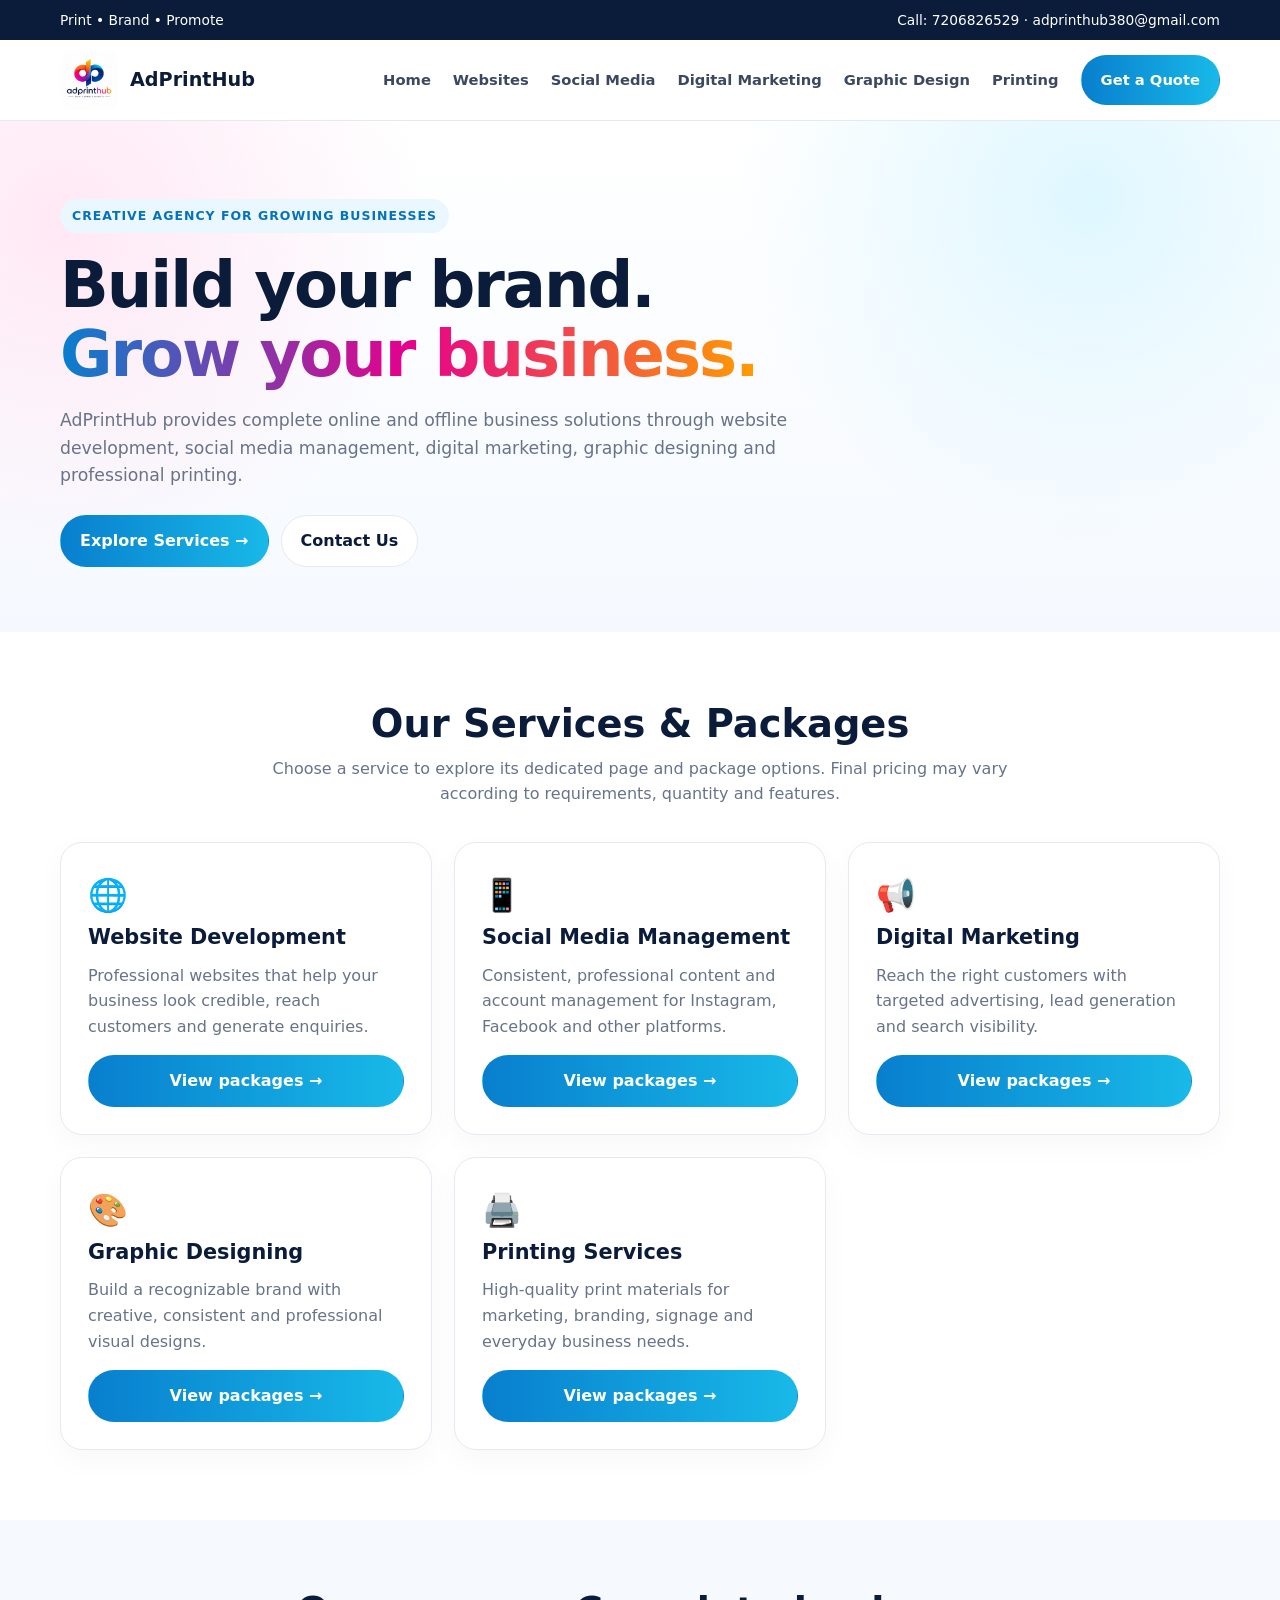
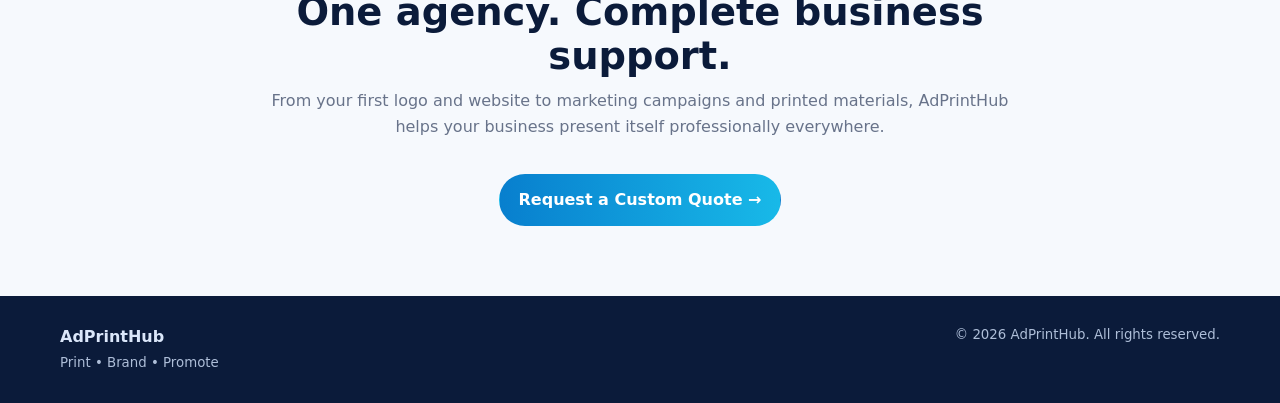
<file: index.html>
<!DOCTYPE html><html lang="en"><head><meta charset="UTF-8"><meta name="viewport" content="width=device-width,initial-scale=1.0"><meta name="description" content="Home by AdPrintHub. Print, Brand and Promote."><title>Home | AdPrintHub</title><link rel="stylesheet" href="style.css"></head><body><div class="topbar"><div class="container"><div>Print • Brand • Promote</div><div>Call: <a href="tel:7206826529">7206826529</a> · <a href="mailto:adprinthub380@gmail.com">adprinthub380@gmail.com</a></div></div></div><header><div class="container nav"><a class="brand" href="index.html"><img src="logo.jpg" alt="AdPrintHub logo"><span>AdPrintHub</span></a><button class="menu-btn" id="menuBtn" aria-label="Open navigation">☰</button><nav id="nav"><a href="index.html">Home</a><a href="website-development.html">Websites</a><a href="social-media-management.html">Social Media</a><a href="digital-marketing.html">Digital Marketing</a><a href="graphic-designing.html">Graphic Design</a><a href="printing-services.html">Printing</a><a class="btn primary" href="contact.html">Get a Quote</a></nav></div></header><main><section class="hero"><div class="container"><div class="eyebrow">Creative agency for growing businesses</div><h1>Build your brand.<br><span>Grow your business.</span></h1><p>AdPrintHub provides complete online and offline business solutions through website development, social media management, digital marketing, graphic designing and professional printing.</p><div class="actions"><a class="btn primary" href="#services">Explore Services →</a><a class="btn secondary" href="contact.html">Contact Us</a></div></div></section><section id="services"><div class="container"><div class="section-head"><h2>Our Services & Packages</h2><p>Choose a service to explore its dedicated page and package options. Final pricing may vary according to requirements, quantity and features.</p></div><div class="package-grid"><article class="package"><div style="font-size:2rem">🌐</div><h3>Website Development</h3><p style="color:var(--muted);margin:8px 0 16px">Professional websites that help your business look credible, reach customers and generate enquiries.</p><a class="btn primary" href="website-development.html">View packages →</a></article><article class="package"><div style="font-size:2rem">📱</div><h3>Social Media Management</h3><p style="color:var(--muted);margin:8px 0 16px">Consistent, professional content and account management for Instagram, Facebook and other platforms.</p><a class="btn primary" href="social-media-management.html">View packages →</a></article><article class="package"><div style="font-size:2rem">📢</div><h3>Digital Marketing</h3><p style="color:var(--muted);margin:8px 0 16px">Reach the right customers with targeted advertising, lead generation and search visibility.</p><a class="btn primary" href="digital-marketing.html">View packages →</a></article><article class="package"><div style="font-size:2rem">🎨</div><h3>Graphic Designing</h3><p style="color:var(--muted);margin:8px 0 16px">Build a recognizable brand with creative, consistent and professional visual designs.</p><a class="btn primary" href="graphic-designing.html">View packages →</a></article><article class="package"><div style="font-size:2rem">🖨️</div><h3>Printing Services</h3><p style="color:var(--muted);margin:8px 0 16px">High-quality print materials for marketing, branding, signage and everyday business needs.</p><a class="btn primary" href="printing-services.html">View packages →</a></article></div></div></section><section style="background:var(--paper)"><div class="container"><div class="section-head"><h2>One agency. Complete business support.</h2><p>From your first logo and website to marketing campaigns and printed materials, AdPrintHub helps your business present itself professionally everywhere.</p></div><div class="actions" style="justify-content:center"><a class="btn primary" href="contact.html">Request a Custom Quote →</a></div></div></section></main><footer><div class="container"><div><strong>AdPrintHub</strong><br><small>Print • Brand • Promote</small></div><small>© <span id="year"></span> AdPrintHub. All rights reserved.</small></div></footer><script>document.getElementById('year').textContent=new Date().getFullYear();const b=document.getElementById('menuBtn'),n=document.getElementById('nav');b.addEventListener('click',()=>n.classList.toggle('open'));</script></body></html>
</file>
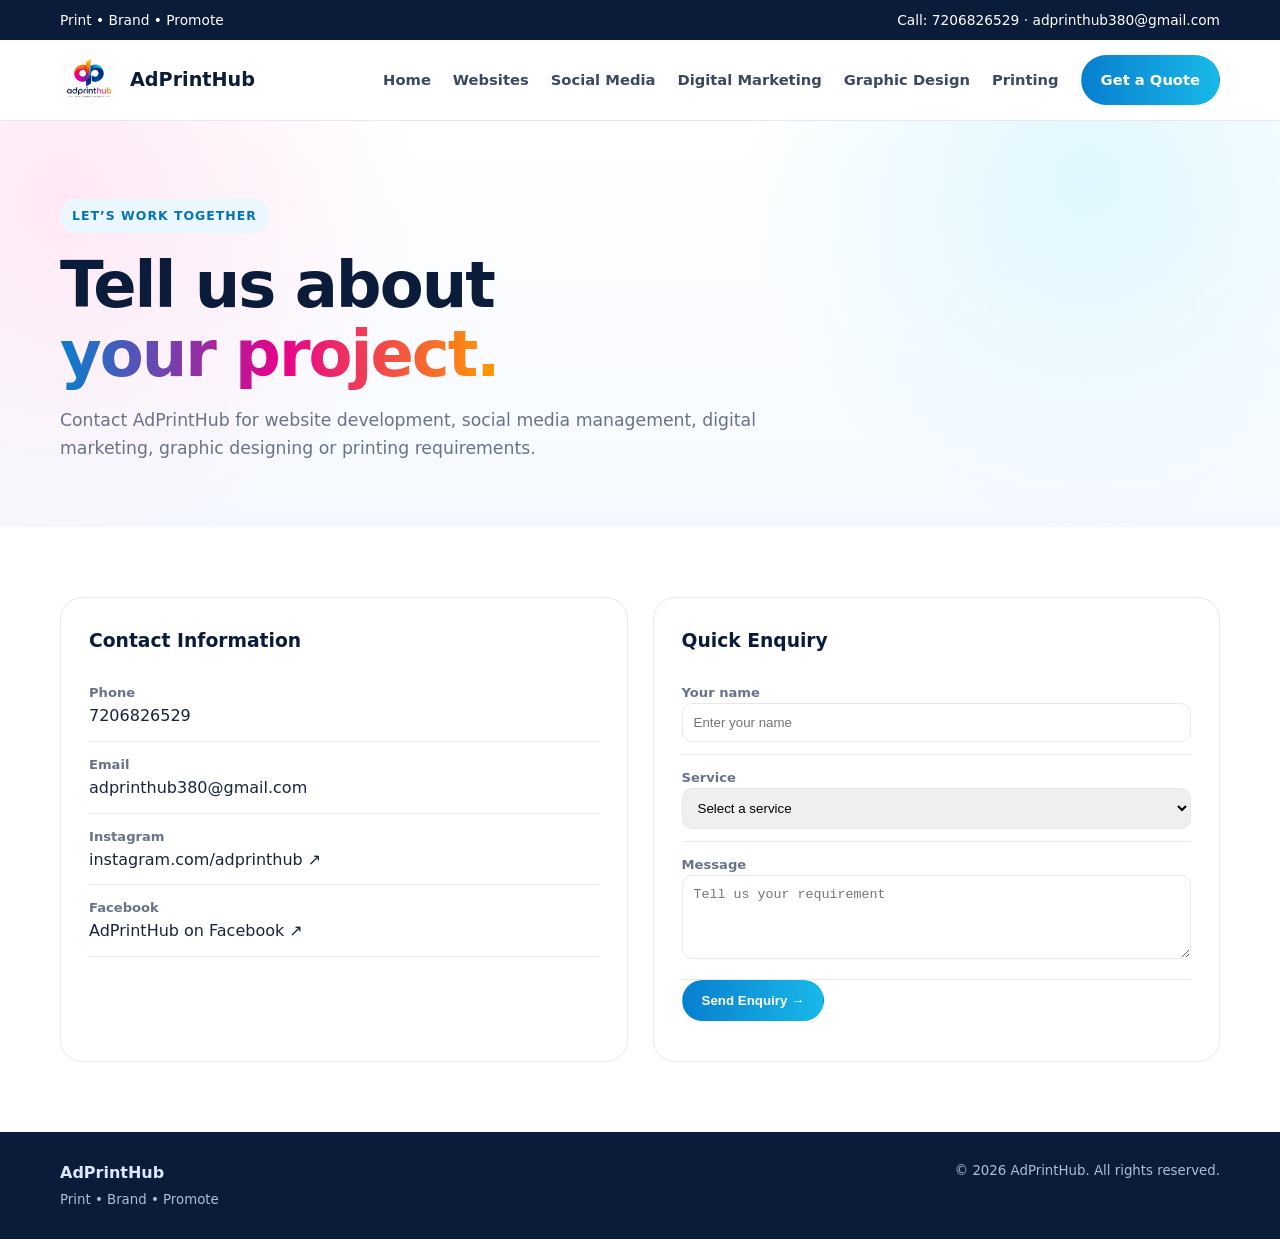
<file: contact.html>
<!DOCTYPE html><html lang="en"><head><meta charset="UTF-8"><meta name="viewport" content="width=device-width,initial-scale=1.0"><meta name="description" content="Contact by AdPrintHub. Print, Brand and Promote."><title>Contact | AdPrintHub</title><link rel="stylesheet" href="style.css"></head><body><div class="topbar"><div class="container"><div>Print • Brand • Promote</div><div>Call: <a href="tel:7206826529">7206826529</a> · <a href="mailto:adprinthub380@gmail.com">adprinthub380@gmail.com</a></div></div></div><header><div class="container nav"><a class="brand" href="index.html"><img src="logo.jpg" alt="AdPrintHub logo"><span>AdPrintHub</span></a><button class="menu-btn" id="menuBtn" aria-label="Open navigation">☰</button><nav id="nav"><a href="index.html">Home</a><a href="website-development.html">Websites</a><a href="social-media-management.html">Social Media</a><a href="digital-marketing.html">Digital Marketing</a><a href="graphic-designing.html">Graphic Design</a><a href="printing-services.html">Printing</a><a class="btn primary" href="contact.html">Get a Quote</a></nav></div></header><main><section class="hero"><div class="container"><div class="eyebrow">Let’s work together</div><h1>Tell us about<br><span>your project.</span></h1><p>Contact AdPrintHub for website development, social media management, digital marketing, graphic designing or printing requirements.</p></div></section><section><div class="container contact-grid"><div class="contact-card"><h3>Contact Information</h3><div class="contact-item"><strong>Phone</strong><a href="tel:7206826529">7206826529</a></div><div class="contact-item"><strong>Email</strong><a href="mailto:adprinthub380@gmail.com">adprinthub380@gmail.com</a></div><div class="contact-item"><strong>Instagram</strong><a href="https://www.instagram.com/adprinthub?stkn=MXJ6ZW94cjBiZnNqcg==" target="_blank" rel="noopener">instagram.com/adprinthub ↗</a></div><div class="contact-item"><strong>Facebook</strong><a href="https://www.facebook.com/share/1DZYzTgDHM/?mibextid=wwXIfr" target="_blank" rel="noopener">AdPrintHub on Facebook ↗</a></div></div><div class="contact-card"><h3>Quick Enquiry</h3><form id="form"><div class="contact-item"><strong>Your name</strong><input required name="name" style="width:100%;padding:11px;border:1px solid var(--line);border-radius:10px" placeholder="Enter your name"></div><div class="contact-item"><strong>Service</strong><select required name="service" style="width:100%;padding:11px;border:1px solid var(--line);border-radius:10px"><option value="">Select a service</option><option>Website Development</option><option>Social Media Management</option><option>Digital Marketing</option><option>Graphic Designing</option><option>Printing Services</option></select></div><div class="contact-item"><strong>Message</strong><textarea required name="message" rows="4" style="width:100%;padding:11px;border:1px solid var(--line);border-radius:10px" placeholder="Tell us your requirement"></textarea></div><button class="btn primary" type="submit">Send Enquiry →</button><p id="msg" style="color:var(--muted);font-size:.88rem;margin-top:12px"></p></form></div></div></section></main><script>const f=document.getElementById('form');f.addEventListener('submit',e=>{e.preventDefault();const d=new FormData(f);const subject=encodeURIComponent('AdPrintHub Enquiry - '+d.get('service'));const body=encodeURIComponent('Name: '+d.get('name')+'\nService: '+d.get('service')+'\n\nMessage: '+d.get('message'));window.location.href='mailto:adprinthub380@gmail.com?subject='+subject+'&body='+body;document.getElementById('msg').textContent='Your email app will open with the enquiry details.';});</script><footer><div class="container"><div><strong>AdPrintHub</strong><br><small>Print • Brand • Promote</small></div><small>© <span id="year"></span> AdPrintHub. All rights reserved.</small></div></footer><script>document.getElementById('year').textContent=new Date().getFullYear();const b=document.getElementById('menuBtn'),n=document.getElementById('nav');b.addEventListener('click',()=>n.classList.toggle('open'));</script></body></html>
</file>
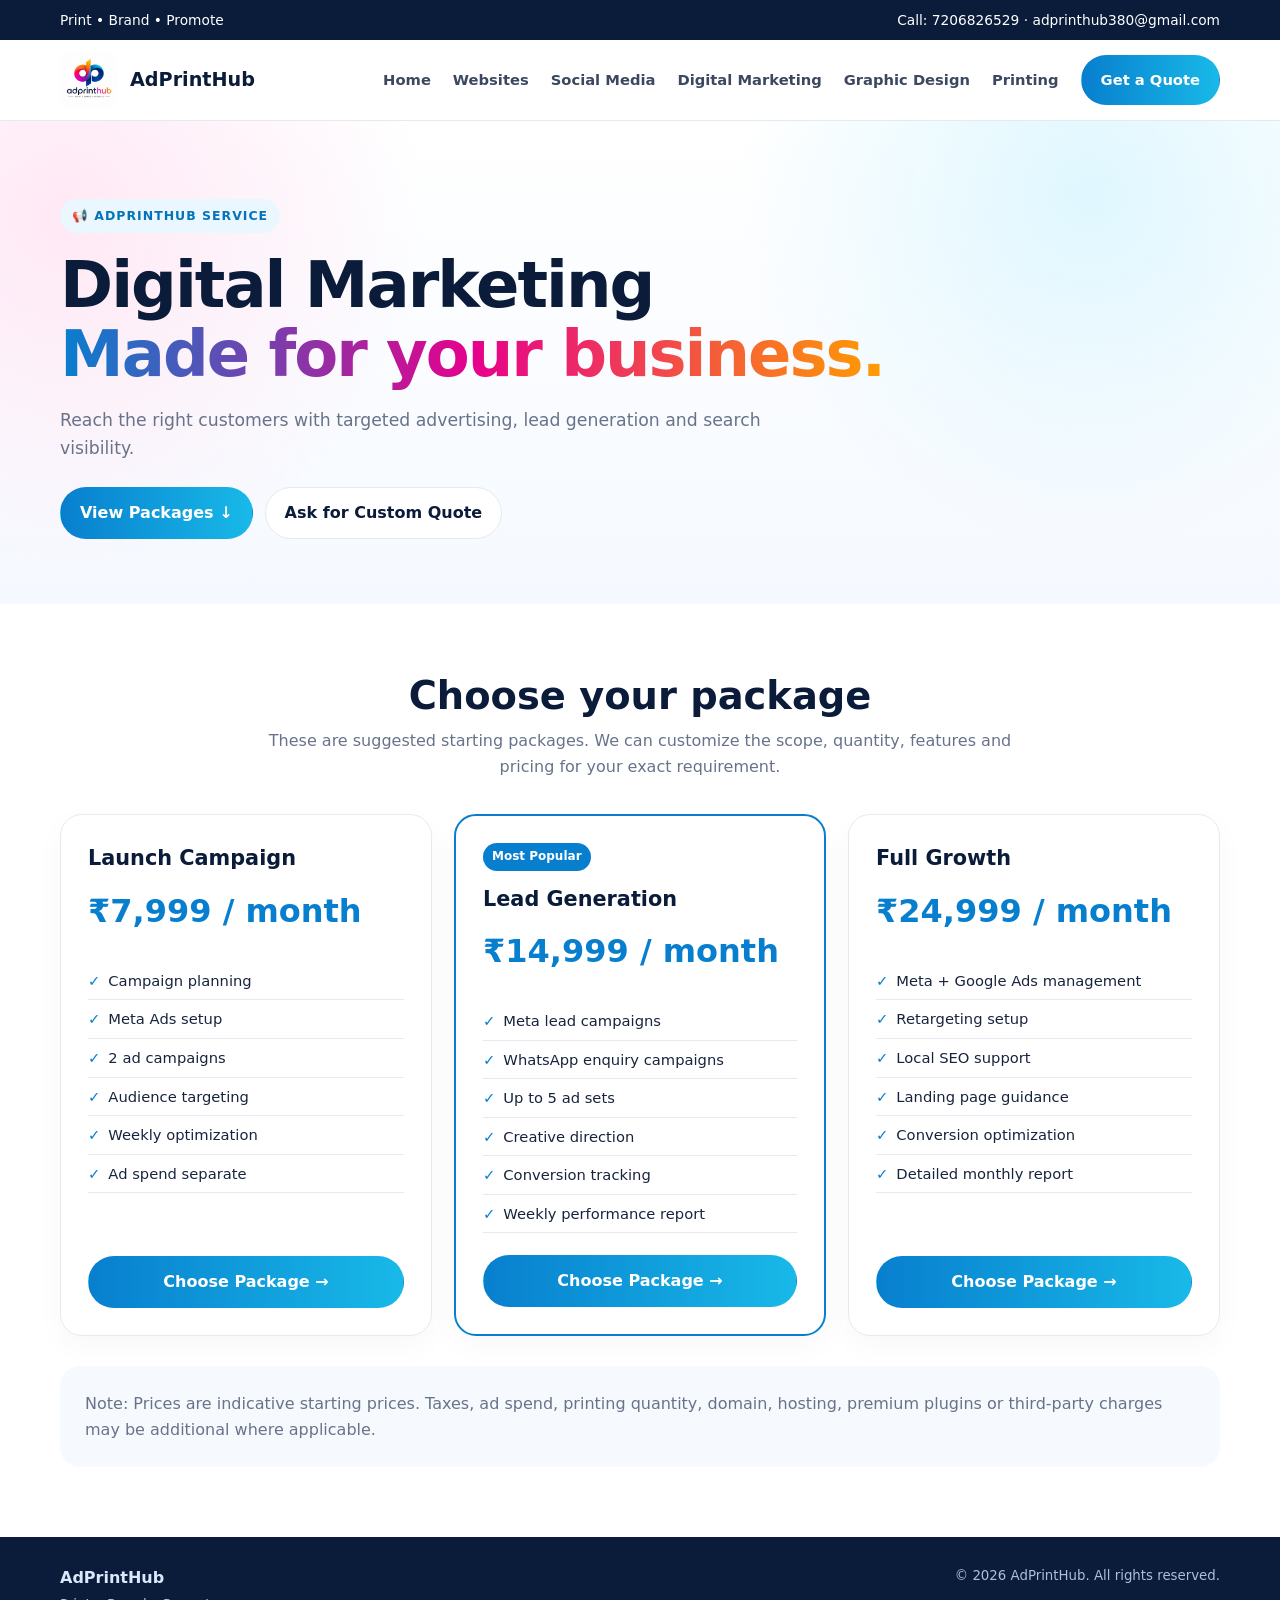
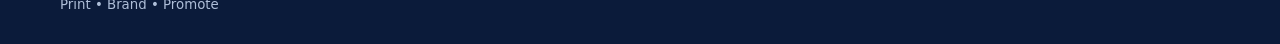
<file: digital-marketing.html>
<!DOCTYPE html><html lang="en"><head><meta charset="UTF-8"><meta name="viewport" content="width=device-width,initial-scale=1.0"><meta name="description" content="Digital Marketing by AdPrintHub. Print, Brand and Promote."><title>Digital Marketing | AdPrintHub</title><link rel="stylesheet" href="style.css"></head><body><div class="topbar"><div class="container"><div>Print • Brand • Promote</div><div>Call: <a href="tel:7206826529">7206826529</a> · <a href="mailto:adprinthub380@gmail.com">adprinthub380@gmail.com</a></div></div></div><header><div class="container nav"><a class="brand" href="index.html"><img src="logo.jpg" alt="AdPrintHub logo"><span>AdPrintHub</span></a><button class="menu-btn" id="menuBtn" aria-label="Open navigation">☰</button><nav id="nav"><a href="index.html">Home</a><a href="website-development.html">Websites</a><a href="social-media-management.html">Social Media</a><a href="digital-marketing.html">Digital Marketing</a><a href="graphic-designing.html">Graphic Design</a><a href="printing-services.html">Printing</a><a class="btn primary" href="contact.html">Get a Quote</a></nav></div></header><main><section class="hero"><div class="container"><div class="eyebrow">📢 AdPrintHub Service</div><h1>Digital Marketing<br><span>Made for your business.</span></h1><p>Reach the right customers with targeted advertising, lead generation and search visibility.</p><div class="actions"><a class="btn primary" href="#packages">View Packages ↓</a><a class="btn secondary" href="contact.html">Ask for Custom Quote</a></div></div></section><section id="packages"><div class="container"><div class="section-head"><h2>Choose your package</h2><p>These are suggested starting packages. We can customize the scope, quantity, features and pricing for your exact requirement.</p></div><div class="package-grid"><article class="package "><h3>Launch Campaign</h3><div class="price">₹7,999 / month</div><ul><li>Campaign planning</li><li>Meta Ads setup</li><li>2 ad campaigns</li><li>Audience targeting</li><li>Weekly optimization</li><li>Ad spend separate</li></ul><a class="btn primary" href="contact.html?service=digital-marketing">Choose Package →</a></article><article class="package featured"><div class='tag'>Most Popular</div><h3>Lead Generation</h3><div class="price">₹14,999 / month</div><ul><li>Meta lead campaigns</li><li>WhatsApp enquiry campaigns</li><li>Up to 5 ad sets</li><li>Creative direction</li><li>Conversion tracking</li><li>Weekly performance report</li></ul><a class="btn primary" href="contact.html?service=digital-marketing">Choose Package →</a></article><article class="package "><h3>Full Growth</h3><div class="price">₹24,999 / month</div><ul><li>Meta + Google Ads management</li><li>Retargeting setup</li><li>Local SEO support</li><li>Landing page guidance</li><li>Conversion optimization</li><li>Detailed monthly report</li></ul><a class="btn primary" href="contact.html?service=digital-marketing">Choose Package →</a></article></div><div class="note">Note: Prices are indicative starting prices. Taxes, ad spend, printing quantity, domain, hosting, premium plugins or third-party charges may be additional where applicable.</div></div></section></main><footer><div class="container"><div><strong>AdPrintHub</strong><br><small>Print • Brand • Promote</small></div><small>© <span id="year"></span> AdPrintHub. All rights reserved.</small></div></footer><script>document.getElementById('year').textContent=new Date().getFullYear();const b=document.getElementById('menuBtn'),n=document.getElementById('nav');b.addEventListener('click',()=>n.classList.toggle('open'));</script></body></html>
</file>
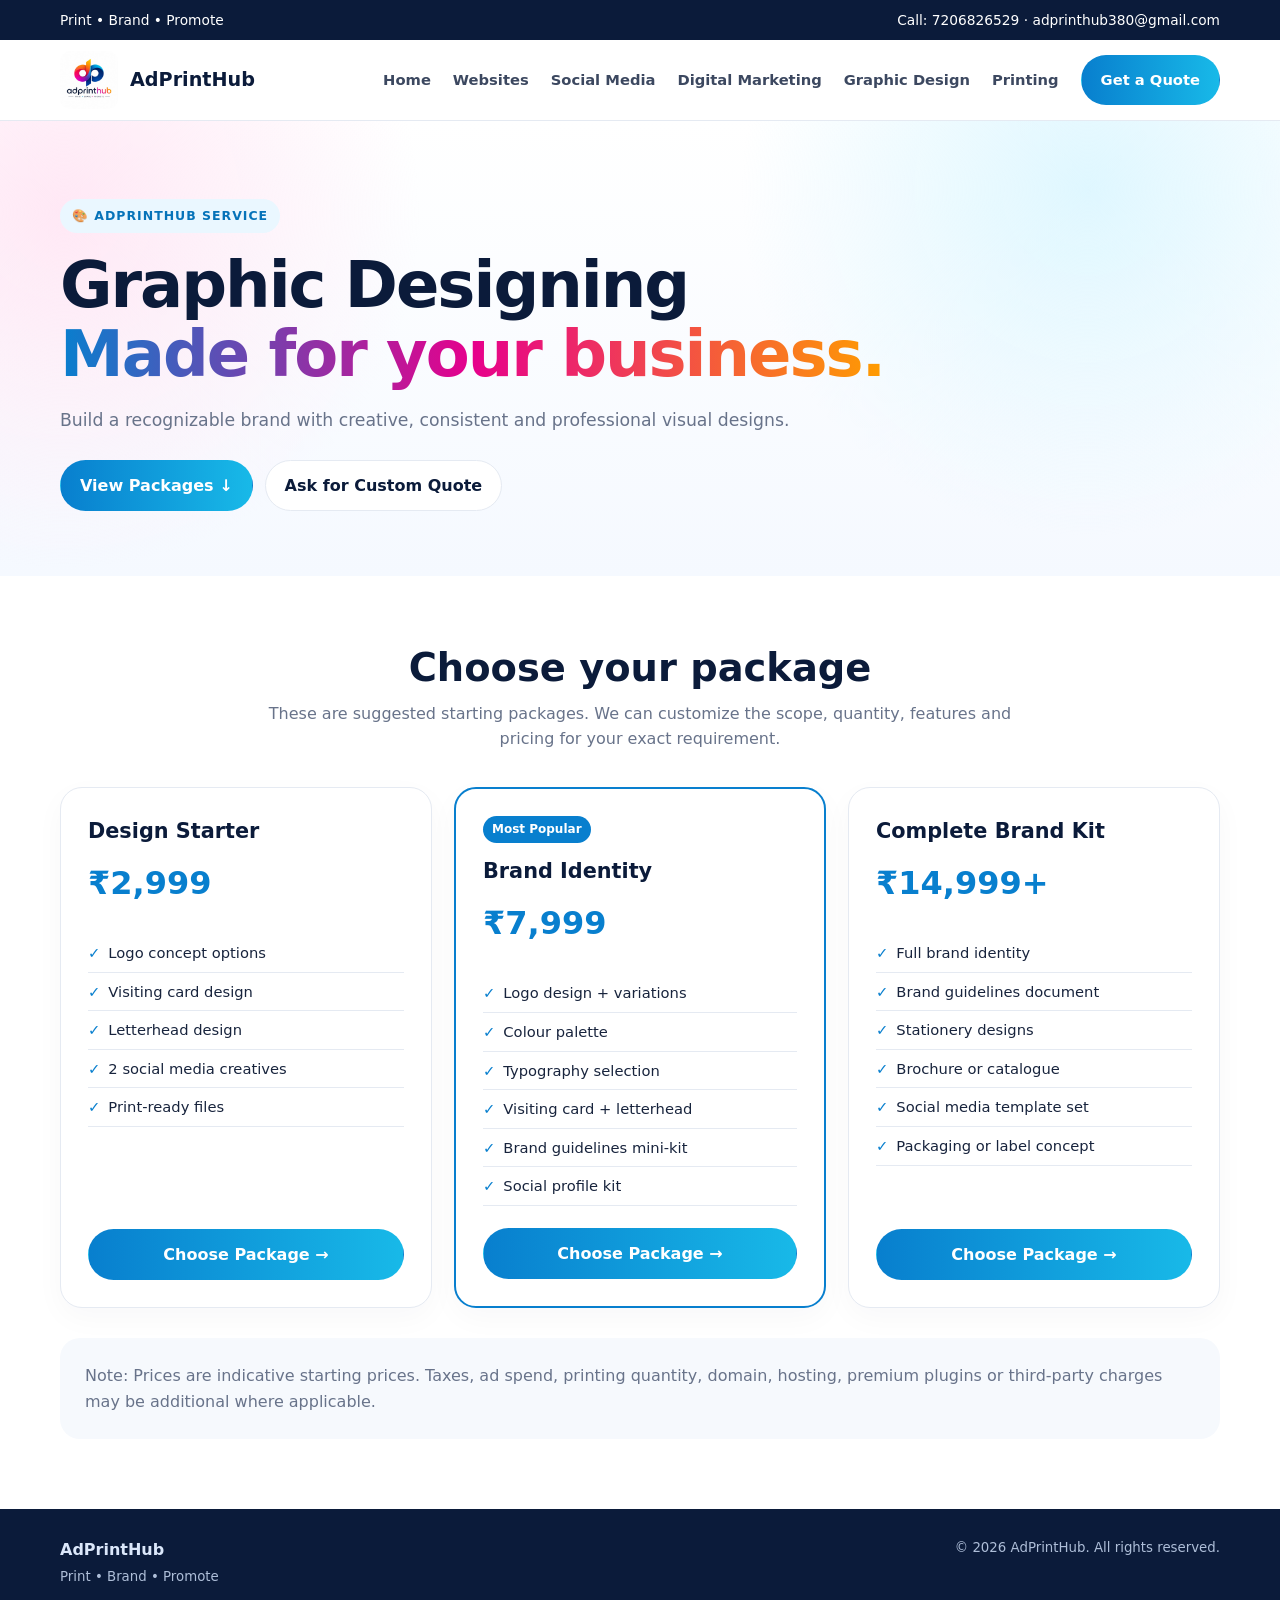
<file: graphic-designing.html>
<!DOCTYPE html><html lang="en"><head><meta charset="UTF-8"><meta name="viewport" content="width=device-width,initial-scale=1.0"><meta name="description" content="Graphic Designing by AdPrintHub. Print, Brand and Promote."><title>Graphic Designing | AdPrintHub</title><link rel="stylesheet" href="style.css"></head><body><div class="topbar"><div class="container"><div>Print • Brand • Promote</div><div>Call: <a href="tel:7206826529">7206826529</a> · <a href="mailto:adprinthub380@gmail.com">adprinthub380@gmail.com</a></div></div></div><header><div class="container nav"><a class="brand" href="index.html"><img src="logo.jpg" alt="AdPrintHub logo"><span>AdPrintHub</span></a><button class="menu-btn" id="menuBtn" aria-label="Open navigation">☰</button><nav id="nav"><a href="index.html">Home</a><a href="website-development.html">Websites</a><a href="social-media-management.html">Social Media</a><a href="digital-marketing.html">Digital Marketing</a><a href="graphic-designing.html">Graphic Design</a><a href="printing-services.html">Printing</a><a class="btn primary" href="contact.html">Get a Quote</a></nav></div></header><main><section class="hero"><div class="container"><div class="eyebrow">🎨 AdPrintHub Service</div><h1>Graphic Designing<br><span>Made for your business.</span></h1><p>Build a recognizable brand with creative, consistent and professional visual designs.</p><div class="actions"><a class="btn primary" href="#packages">View Packages ↓</a><a class="btn secondary" href="contact.html">Ask for Custom Quote</a></div></div></section><section id="packages"><div class="container"><div class="section-head"><h2>Choose your package</h2><p>These are suggested starting packages. We can customize the scope, quantity, features and pricing for your exact requirement.</p></div><div class="package-grid"><article class="package "><h3>Design Starter</h3><div class="price">₹2,999</div><ul><li>Logo concept options</li><li>Visiting card design</li><li>Letterhead design</li><li>2 social media creatives</li><li>Print-ready files</li></ul><a class="btn primary" href="contact.html?service=graphic-designing">Choose Package →</a></article><article class="package featured"><div class='tag'>Most Popular</div><h3>Brand Identity</h3><div class="price">₹7,999</div><ul><li>Logo design + variations</li><li>Colour palette</li><li>Typography selection</li><li>Visiting card + letterhead</li><li>Brand guidelines mini-kit</li><li>Social profile kit</li></ul><a class="btn primary" href="contact.html?service=graphic-designing">Choose Package →</a></article><article class="package "><h3>Complete Brand Kit</h3><div class="price">₹14,999+</div><ul><li>Full brand identity</li><li>Brand guidelines document</li><li>Stationery designs</li><li>Brochure or catalogue</li><li>Social media template set</li><li>Packaging or label concept</li></ul><a class="btn primary" href="contact.html?service=graphic-designing">Choose Package →</a></article></div><div class="note">Note: Prices are indicative starting prices. Taxes, ad spend, printing quantity, domain, hosting, premium plugins or third-party charges may be additional where applicable.</div></div></section></main><footer><div class="container"><div><strong>AdPrintHub</strong><br><small>Print • Brand • Promote</small></div><small>© <span id="year"></span> AdPrintHub. All rights reserved.</small></div></footer><script>document.getElementById('year').textContent=new Date().getFullYear();const b=document.getElementById('menuBtn'),n=document.getElementById('nav');b.addEventListener('click',()=>n.classList.toggle('open'));</script></body></html>
</file>
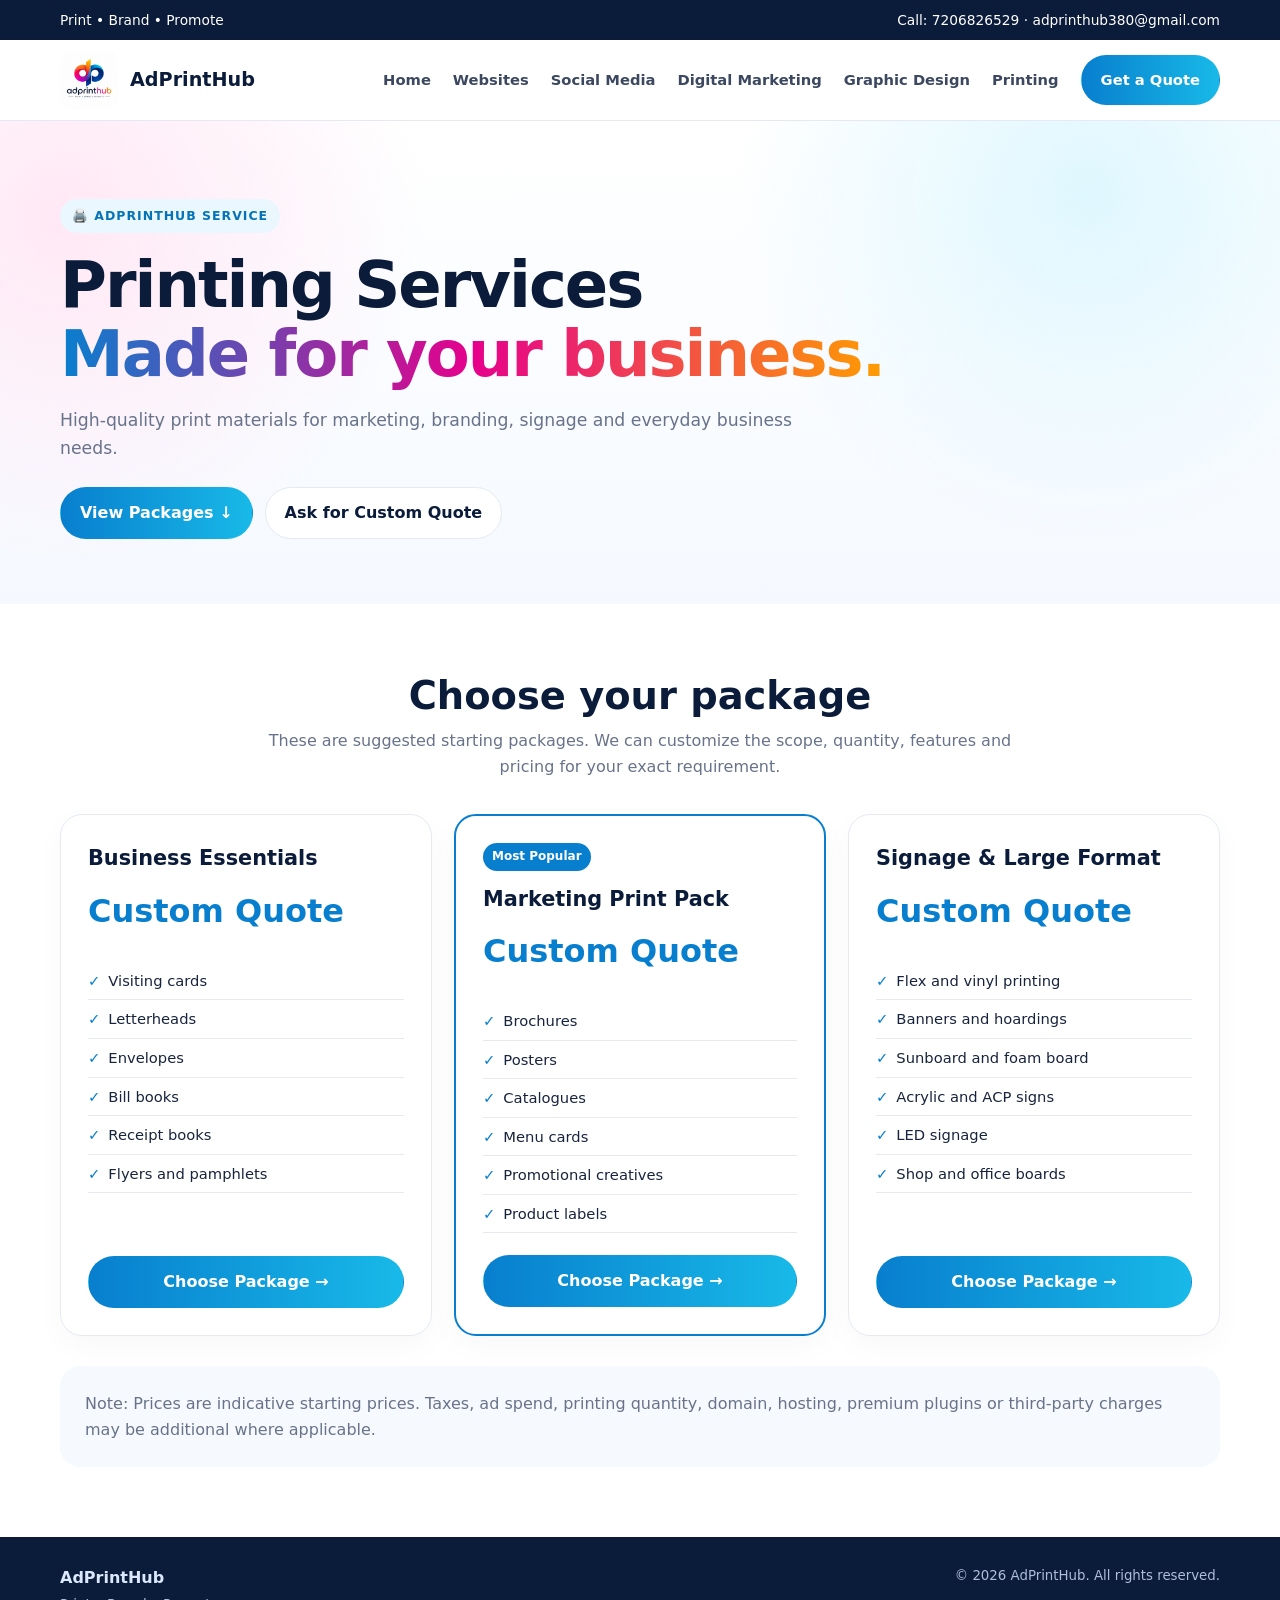
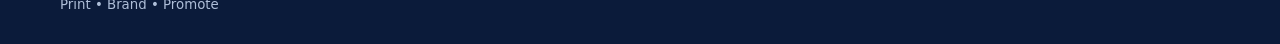
<file: printing-services.html>
<!DOCTYPE html><html lang="en"><head><meta charset="UTF-8"><meta name="viewport" content="width=device-width,initial-scale=1.0"><meta name="description" content="Printing Services by AdPrintHub. Print, Brand and Promote."><title>Printing Services | AdPrintHub</title><link rel="stylesheet" href="style.css"></head><body><div class="topbar"><div class="container"><div>Print • Brand • Promote</div><div>Call: <a href="tel:7206826529">7206826529</a> · <a href="mailto:adprinthub380@gmail.com">adprinthub380@gmail.com</a></div></div></div><header><div class="container nav"><a class="brand" href="index.html"><img src="logo.jpg" alt="AdPrintHub logo"><span>AdPrintHub</span></a><button class="menu-btn" id="menuBtn" aria-label="Open navigation">☰</button><nav id="nav"><a href="index.html">Home</a><a href="website-development.html">Websites</a><a href="social-media-management.html">Social Media</a><a href="digital-marketing.html">Digital Marketing</a><a href="graphic-designing.html">Graphic Design</a><a href="printing-services.html">Printing</a><a class="btn primary" href="contact.html">Get a Quote</a></nav></div></header><main><section class="hero"><div class="container"><div class="eyebrow">🖨️ AdPrintHub Service</div><h1>Printing Services<br><span>Made for your business.</span></h1><p>High-quality print materials for marketing, branding, signage and everyday business needs.</p><div class="actions"><a class="btn primary" href="#packages">View Packages ↓</a><a class="btn secondary" href="contact.html">Ask for Custom Quote</a></div></div></section><section id="packages"><div class="container"><div class="section-head"><h2>Choose your package</h2><p>These are suggested starting packages. We can customize the scope, quantity, features and pricing for your exact requirement.</p></div><div class="package-grid"><article class="package "><h3>Business Essentials</h3><div class="price">Custom Quote</div><ul><li>Visiting cards</li><li>Letterheads</li><li>Envelopes</li><li>Bill books</li><li>Receipt books</li><li>Flyers and pamphlets</li></ul><a class="btn primary" href="contact.html?service=printing-services">Choose Package →</a></article><article class="package featured"><div class='tag'>Most Popular</div><h3>Marketing Print Pack</h3><div class="price">Custom Quote</div><ul><li>Brochures</li><li>Posters</li><li>Catalogues</li><li>Menu cards</li><li>Promotional creatives</li><li>Product labels</li></ul><a class="btn primary" href="contact.html?service=printing-services">Choose Package →</a></article><article class="package "><h3>Signage & Large Format</h3><div class="price">Custom Quote</div><ul><li>Flex and vinyl printing</li><li>Banners and hoardings</li><li>Sunboard and foam board</li><li>Acrylic and ACP signs</li><li>LED signage</li><li>Shop and office boards</li></ul><a class="btn primary" href="contact.html?service=printing-services">Choose Package →</a></article></div><div class="note">Note: Prices are indicative starting prices. Taxes, ad spend, printing quantity, domain, hosting, premium plugins or third-party charges may be additional where applicable.</div></div></section></main><footer><div class="container"><div><strong>AdPrintHub</strong><br><small>Print • Brand • Promote</small></div><small>© <span id="year"></span> AdPrintHub. All rights reserved.</small></div></footer><script>document.getElementById('year').textContent=new Date().getFullYear();const b=document.getElementById('menuBtn'),n=document.getElementById('nav');b.addEventListener('click',()=>n.classList.toggle('open'));</script></body></html>
</file>
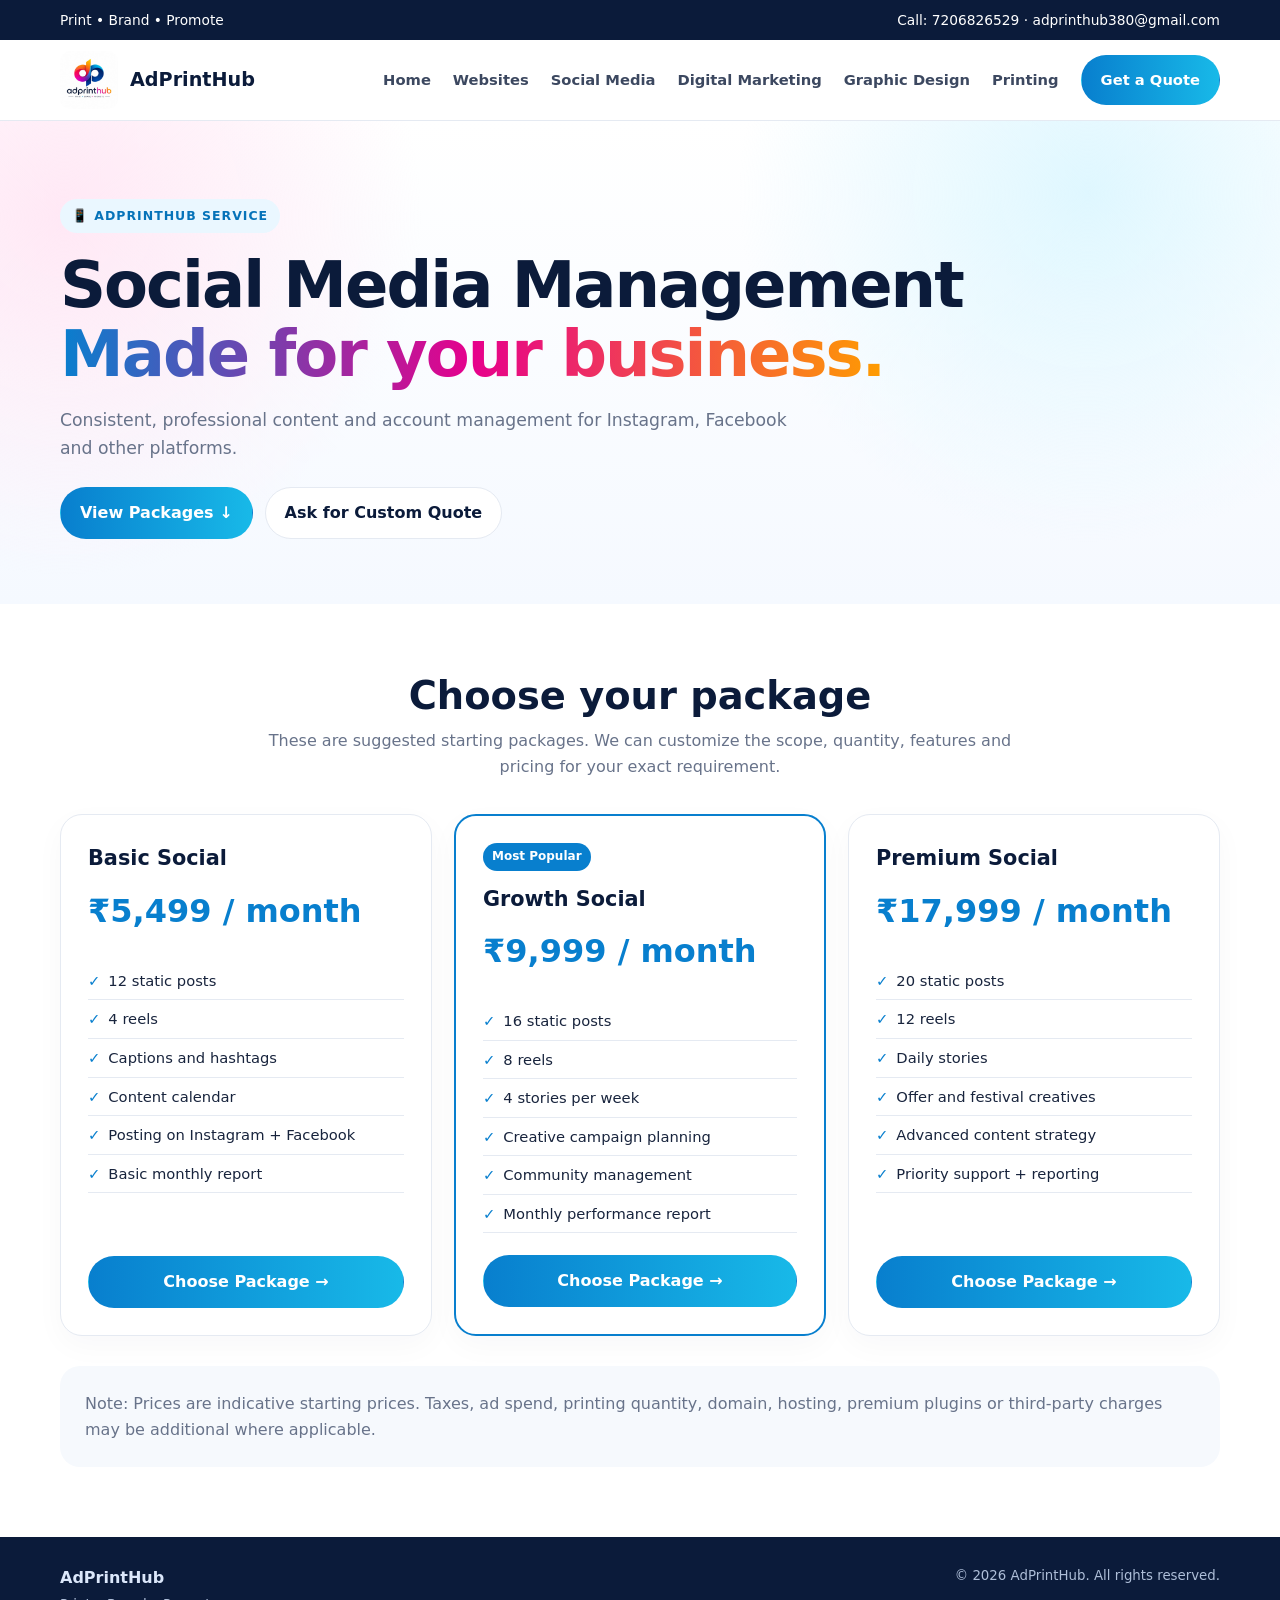
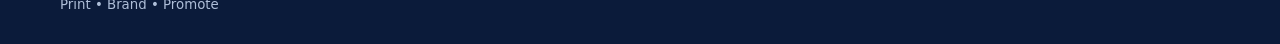
<file: social-media-management.html>
<!DOCTYPE html><html lang="en"><head><meta charset="UTF-8"><meta name="viewport" content="width=device-width,initial-scale=1.0"><meta name="description" content="Social Media Management by AdPrintHub. Print, Brand and Promote."><title>Social Media Management | AdPrintHub</title><link rel="stylesheet" href="style.css"></head><body><div class="topbar"><div class="container"><div>Print • Brand • Promote</div><div>Call: <a href="tel:7206826529">7206826529</a> · <a href="mailto:adprinthub380@gmail.com">adprinthub380@gmail.com</a></div></div></div><header><div class="container nav"><a class="brand" href="index.html"><img src="logo.jpg" alt="AdPrintHub logo"><span>AdPrintHub</span></a><button class="menu-btn" id="menuBtn" aria-label="Open navigation">☰</button><nav id="nav"><a href="index.html">Home</a><a href="website-development.html">Websites</a><a href="social-media-management.html">Social Media</a><a href="digital-marketing.html">Digital Marketing</a><a href="graphic-designing.html">Graphic Design</a><a href="printing-services.html">Printing</a><a class="btn primary" href="contact.html">Get a Quote</a></nav></div></header><main><section class="hero"><div class="container"><div class="eyebrow">📱 AdPrintHub Service</div><h1>Social Media Management<br><span>Made for your business.</span></h1><p>Consistent, professional content and account management for Instagram, Facebook and other platforms.</p><div class="actions"><a class="btn primary" href="#packages">View Packages ↓</a><a class="btn secondary" href="contact.html">Ask for Custom Quote</a></div></div></section><section id="packages"><div class="container"><div class="section-head"><h2>Choose your package</h2><p>These are suggested starting packages. We can customize the scope, quantity, features and pricing for your exact requirement.</p></div><div class="package-grid"><article class="package "><h3>Basic Social</h3><div class="price">₹5,499 / month</div><ul><li>12 static posts</li><li>4 reels</li><li>Captions and hashtags</li><li>Content calendar</li><li>Posting on Instagram + Facebook</li><li>Basic monthly report</li></ul><a class="btn primary" href="contact.html?service=social-media-management">Choose Package →</a></article><article class="package featured"><div class='tag'>Most Popular</div><h3>Growth Social</h3><div class="price">₹9,999 / month</div><ul><li>16 static posts</li><li>8 reels</li><li>4 stories per week</li><li>Creative campaign planning</li><li>Community management</li><li>Monthly performance report</li></ul><a class="btn primary" href="contact.html?service=social-media-management">Choose Package →</a></article><article class="package "><h3>Premium Social</h3><div class="price">₹17,999 / month</div><ul><li>20 static posts</li><li>12 reels</li><li>Daily stories</li><li>Offer and festival creatives</li><li>Advanced content strategy</li><li>Priority support + reporting</li></ul><a class="btn primary" href="contact.html?service=social-media-management">Choose Package →</a></article></div><div class="note">Note: Prices are indicative starting prices. Taxes, ad spend, printing quantity, domain, hosting, premium plugins or third-party charges may be additional where applicable.</div></div></section></main><footer><div class="container"><div><strong>AdPrintHub</strong><br><small>Print • Brand • Promote</small></div><small>© <span id="year"></span> AdPrintHub. All rights reserved.</small></div></footer><script>document.getElementById('year').textContent=new Date().getFullYear();const b=document.getElementById('menuBtn'),n=document.getElementById('nav');b.addEventListener('click',()=>n.classList.toggle('open'));</script></body></html>
</file>
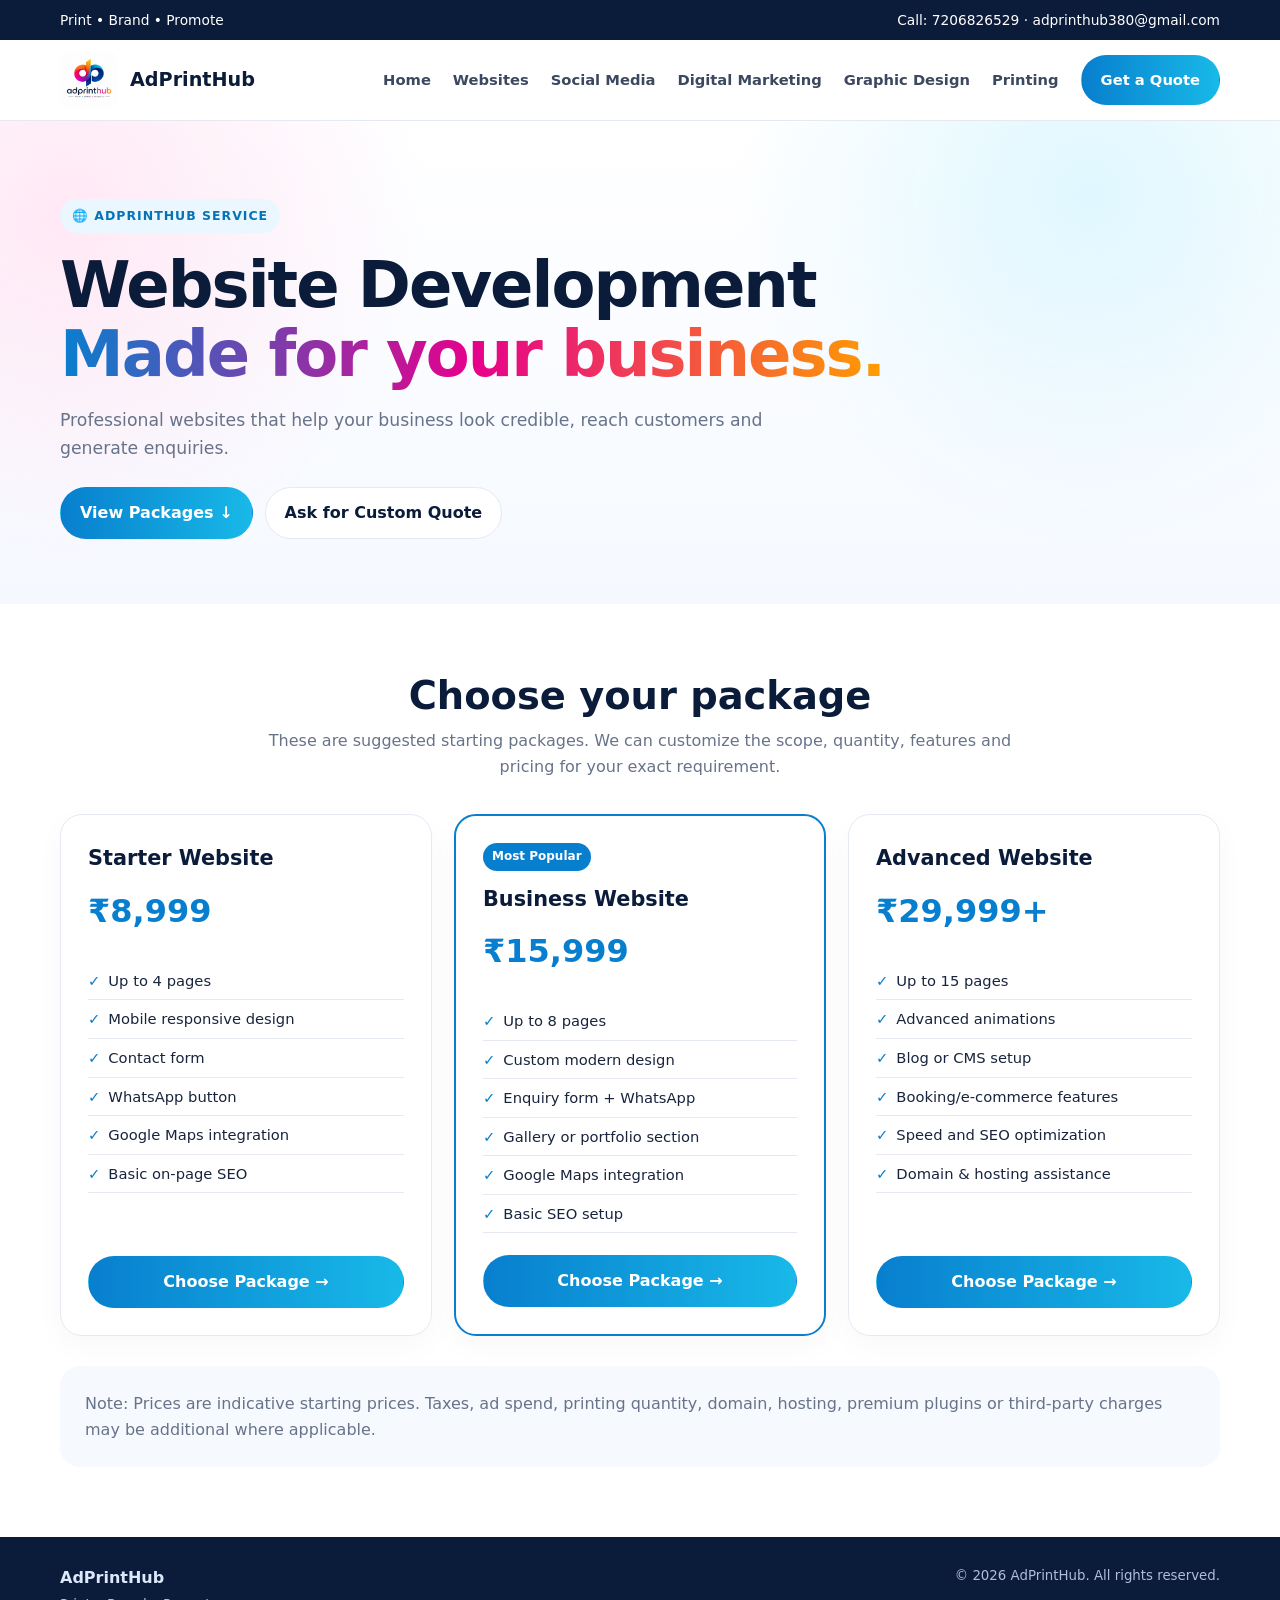
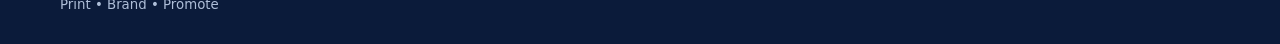
<file: website-development.html>
<!DOCTYPE html><html lang="en"><head><meta charset="UTF-8"><meta name="viewport" content="width=device-width,initial-scale=1.0"><meta name="description" content="Website Development by AdPrintHub. Print, Brand and Promote."><title>Website Development | AdPrintHub</title><link rel="stylesheet" href="style.css"></head><body><div class="topbar"><div class="container"><div>Print • Brand • Promote</div><div>Call: <a href="tel:7206826529">7206826529</a> · <a href="mailto:adprinthub380@gmail.com">adprinthub380@gmail.com</a></div></div></div><header><div class="container nav"><a class="brand" href="index.html"><img src="logo.jpg" alt="AdPrintHub logo"><span>AdPrintHub</span></a><button class="menu-btn" id="menuBtn" aria-label="Open navigation">☰</button><nav id="nav"><a href="index.html">Home</a><a href="website-development.html">Websites</a><a href="social-media-management.html">Social Media</a><a href="digital-marketing.html">Digital Marketing</a><a href="graphic-designing.html">Graphic Design</a><a href="printing-services.html">Printing</a><a class="btn primary" href="contact.html">Get a Quote</a></nav></div></header><main><section class="hero"><div class="container"><div class="eyebrow">🌐 AdPrintHub Service</div><h1>Website Development<br><span>Made for your business.</span></h1><p>Professional websites that help your business look credible, reach customers and generate enquiries.</p><div class="actions"><a class="btn primary" href="#packages">View Packages ↓</a><a class="btn secondary" href="contact.html">Ask for Custom Quote</a></div></div></section><section id="packages"><div class="container"><div class="section-head"><h2>Choose your package</h2><p>These are suggested starting packages. We can customize the scope, quantity, features and pricing for your exact requirement.</p></div><div class="package-grid"><article class="package "><h3>Starter Website</h3><div class="price">₹8,999</div><ul><li>Up to 4 pages</li><li>Mobile responsive design</li><li>Contact form</li><li>WhatsApp button</li><li>Google Maps integration</li><li>Basic on-page SEO</li></ul><a class="btn primary" href="contact.html?service=website-development">Choose Package →</a></article><article class="package featured"><div class='tag'>Most Popular</div><h3>Business Website</h3><div class="price">₹15,999</div><ul><li>Up to 8 pages</li><li>Custom modern design</li><li>Enquiry form + WhatsApp</li><li>Gallery or portfolio section</li><li>Google Maps integration</li><li>Basic SEO setup</li></ul><a class="btn primary" href="contact.html?service=website-development">Choose Package →</a></article><article class="package "><h3>Advanced Website</h3><div class="price">₹29,999+</div><ul><li>Up to 15 pages</li><li>Advanced animations</li><li>Blog or CMS setup</li><li>Booking/e-commerce features</li><li>Speed and SEO optimization</li><li>Domain & hosting assistance</li></ul><a class="btn primary" href="contact.html?service=website-development">Choose Package →</a></article></div><div class="note">Note: Prices are indicative starting prices. Taxes, ad spend, printing quantity, domain, hosting, premium plugins or third-party charges may be additional where applicable.</div></div></section></main><footer><div class="container"><div><strong>AdPrintHub</strong><br><small>Print • Brand • Promote</small></div><small>© <span id="year"></span> AdPrintHub. All rights reserved.</small></div></footer><script>document.getElementById('year').textContent=new Date().getFullYear();const b=document.getElementById('menuBtn'),n=document.getElementById('nav');b.addEventListener('click',()=>n.classList.toggle('open'));</script></body></html>
</file>
<file: style.css>
:root{--navy:#0b1b3a;--blue:#087fce;--cyan:#18b9e8;--pink:#e6008c;--orange:#ff9d00;--ink:#18243d;--muted:#68738a;--paper:#f6f9fd;--line:#e5eaf2}
*{box-sizing:border-box;margin:0;padding:0}html{scroll-behavior:smooth}body{font-family:Inter,system-ui,-apple-system,"Segoe UI",sans-serif;color:var(--ink);line-height:1.6;background:#fff}a{color:inherit;text-decoration:none}.container{width:min(1160px,92%);margin:auto}.topbar{background:var(--navy);color:#fff;padding:9px 0;font-size:.86rem}.topbar .container{display:flex;justify-content:space-between;gap:12px;flex-wrap:wrap}header{position:sticky;top:0;z-index:20;background:rgba(255,255,255,.96);backdrop-filter:blur(10px);border-bottom:1px solid var(--line)}.nav{min-height:80px;display:flex;align-items:center;justify-content:space-between;gap:20px}.brand{display:flex;align-items:center;gap:12px;font-weight:900;color:var(--navy)}.brand img{width:58px;height:58px;object-fit:contain;border-radius:10px}.brand span{font-size:1.2rem}nav{display:flex;align-items:center;gap:22px}nav a{font-size:.92rem;font-weight:750;color:#3c4860}nav a:hover{color:var(--blue)}.menu-btn{display:none;border:0;background:none;font-size:1.8rem;color:var(--navy);cursor:pointer}.btn{display:inline-flex;justify-content:center;align-items:center;gap:8px;padding:12px 19px;border-radius:999px;font-weight:800;border:1px solid transparent;cursor:pointer;transition:.2s}.btn:hover{transform:translateY(-2px);box-shadow:0 10px 22px #087fce30}.primary{background:linear-gradient(90deg,var(--blue),var(--cyan));color:#fff}.secondary{background:#fff;border-color:var(--line);color:var(--navy)}.hero{padding:78px 0 65px;background:radial-gradient(circle at 85% 15%,#dff7ff,transparent 30%),radial-gradient(circle at 5% 20%,#ffe8f5,transparent 28%),linear-gradient(#fff,#f5f9ff)}.hero h1{font-size:clamp(2.3rem,5vw,4.4rem);line-height:1.08;letter-spacing:-2px;color:var(--navy);margin:18px 0}.hero h1 span{background:linear-gradient(90deg,var(--blue),var(--pink),var(--orange));-webkit-background-clip:text;background-clip:text;color:transparent}.hero p{max-width:760px;color:var(--muted);font-size:1.08rem}.eyebrow{display:inline-block;background:#eaf7ff;color:#0673b9;padding:7px 12px;border-radius:999px;font-size:.78rem;font-weight:850;letter-spacing:1px;text-transform:uppercase}.actions{display:flex;gap:12px;flex-wrap:wrap;margin-top:25px}section{padding:70px 0}.section-head{text-align:center;max-width:760px;margin:0 auto 35px}.section-head h2{font-size:clamp(1.9rem,3vw,3rem);color:var(--navy);line-height:1.15}.section-head p{color:var(--muted);margin-top:10px}.package-grid{display:grid;grid-template-columns:repeat(3,1fr);gap:22px}.package{border:1px solid var(--line);border-radius:22px;padding:27px;background:#fff;box-shadow:0 10px 30px #0b1b3a08;display:flex;flex-direction:column}.package.featured{border:2px solid var(--blue);position:relative}.package .tag{font-size:.75rem;font-weight:800;color:#fff;background:var(--blue);border-radius:999px;padding:4px 9px;align-self:flex-start;margin-bottom:12px}.package h3{color:var(--navy);font-size:1.3rem}.price{font-size:2rem;font-weight:900;color:var(--blue);margin:10px 0}.price small{font-size:.8rem;color:var(--muted);font-weight:600}.package ul{list-style:none;margin:15px 0 22px;flex:1}.package li{padding:7px 0;border-bottom:1px solid var(--line);font-size:.92rem}.package li:before{content:"✓";color:var(--blue);font-weight:900;margin-right:8px}.note{background:var(--paper);border-radius:20px;padding:25px;color:var(--muted);margin-top:30px}.contact-grid{display:grid;grid-template-columns:1fr 1fr;gap:25px}.contact-card{border:1px solid var(--line);border-radius:22px;padding:28px}.contact-card h3{color:var(--navy);margin-bottom:14px}.contact-item{padding:12px 0;border-bottom:1px solid var(--line);word-break:break-word}.contact-item strong{display:block;font-size:.82rem;color:var(--muted)}footer{background:var(--navy);color:#dbe7fa;padding:28px 0}footer .container{display:flex;justify-content:space-between;gap:15px;flex-wrap:wrap}footer small{color:#aebed8}@media(max-width:850px){nav{display:none;position:absolute;top:80px;left:0;right:0;background:#fff;padding:20px 4%;border-bottom:1px solid var(--line);flex-direction:column;align-items:flex-start}nav.open{display:flex}.menu-btn{display:block}.package-grid,.contact-grid{grid-template-columns:1fr}.hero{padding-top:52px}}@media(max-width:480px){.brand img{width:48px;height:48px}.brand span{font-size:1rem}.hero h1{letter-spacing:-1px}}
</file>
